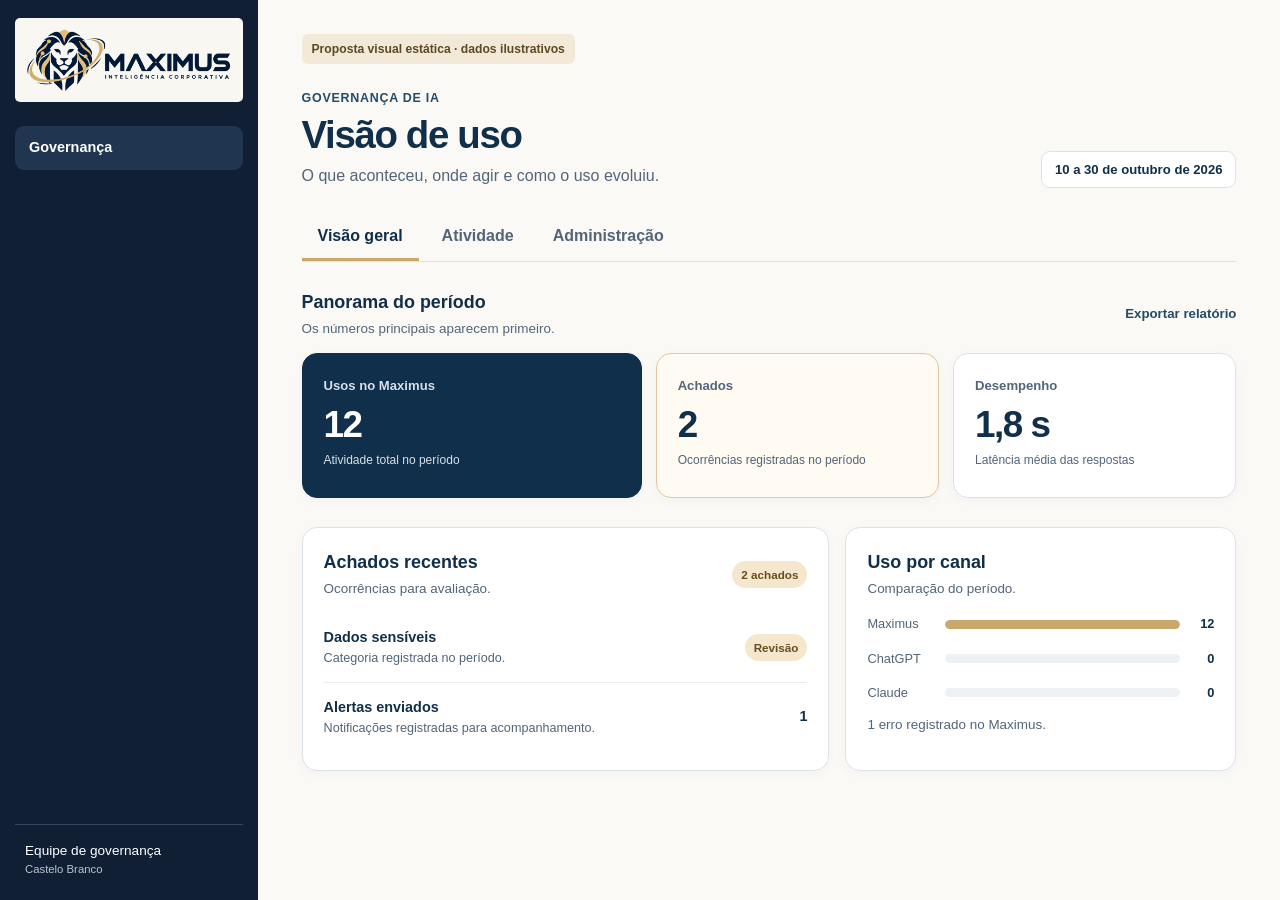
<file: docs/governance-2-proposal.html>
<!doctype html>
<html lang="pt-BR">
<head>
  <meta charset="utf-8">
  <meta name="viewport" content="width=device-width, initial-scale=1">
  <title>Proposta visual | Governança Maximus</title>
  <style>
    :root { color-scheme: light; --navy:#102f4a; --navy-deep:#101f34; --gold:#c9a86b; --ink:#183248; --muted:#526579; --line:#dce3e8; --canvas:#faf9f6; font:16px/1.5 "Segoe UI",Arial,sans-serif; color:var(--ink); background:var(--canvas); }
    * { box-sizing:border-box; }
    body { margin:0; min-width:320px; }
    button, input { font:inherit; }
    button { cursor:pointer; }
    :focus-visible { outline:3px solid #bc8131; outline-offset:3px; }
    .mode { position:absolute; opacity:0; width:1px; height:1px; }
    .app { display:grid; grid-template-columns:258px minmax(0,1fr); min-height:100dvh; }
    .sidebar { display:flex; flex-direction:column; gap:24px; padding:18px 15px; background:var(--navy-deep); color:white; }
    .logo { display:block; width:100%; max-width:228px; padding:6px; border-radius:5px; background:#f9f7f2; }
    .side-link { display:block; padding:11px 14px; border-radius:9px; background:#203650; color:white; font-size:.9rem; font-weight:700; }
    .side-user { margin-top:auto; padding:16px 10px 4px; border-top:1px solid #34465b; font-size:.85rem; }
    .side-user small { display:block; color:#bac4d0; }
    main { min-width:0; padding:34px clamp(22px,3.4vw,52px) 70px; }
    .page { max-width:1240px; margin:auto; }
    .prototype-note { display:inline-block; margin-bottom:25px; padding:6px 10px; border-radius:6px; background:#f2e9d8; color:#5e4825; font-size:.76rem; font-weight:700; }
    .heading { display:flex; align-items:end; justify-content:space-between; gap:20px; margin-bottom:28px; }
    .eyebrow { display:block; margin-bottom:5px; color:#244b68; font-size:.78rem; font-weight:800; letter-spacing:.06em; text-transform:uppercase; }
    h1 { margin:0; color:var(--navy); font-size:clamp(2rem,3vw,2.8rem); line-height:1.13; letter-spacing:-.035em; }
    .heading p { margin:8px 0 0; color:var(--muted); }
    .period { padding:8px 13px; border:1px solid var(--line); border-radius:9px; background:white; color:var(--navy); font-size:.82rem; font-weight:700; white-space:nowrap; }
    .tabs { display:flex; gap:7px; margin-bottom:27px; border-bottom:1px solid var(--line); }
    .tabs label { display:inline-flex; align-items:center; min-height:45px; padding:8px 16px 10px; border-bottom:3px solid transparent; color:var(--muted); font-weight:700; cursor:pointer; }
    #tab-overview:checked ~ .app label[for=tab-overview], #tab-activity:checked ~ .app label[for=tab-activity], #tab-admin:checked ~ .app label[for=tab-admin] { border-bottom-color:var(--gold); color:var(--navy); }
    #tab-overview:focus-visible ~ .app label[for=tab-overview], #tab-activity:focus-visible ~ .app label[for=tab-activity], #tab-admin:focus-visible ~ .app label[for=tab-admin] { outline:3px solid #bc8131; outline-offset:2px; }
    .panel { display:none; animation:appear 180ms ease-out; }
    #tab-overview:checked ~ .app .overview, #tab-activity:checked ~ .app .activity, #tab-admin:checked ~ .app .admin { display:block; }
    @keyframes appear { from { opacity:.4; } to { opacity:1; } }
    .section-head { display:flex; align-items:center; justify-content:space-between; gap:18px; margin:0 0 14px; }
    h2 { margin:0; color:var(--navy); font-size:1.12rem; }
    .section-head p { margin:3px 0 0; color:var(--muted); font-size:.84rem; }
    .text-link { border:0; padding:8px 0; color:#244b68; background:none; font-size:.83rem; font-weight:700; }
    .focus-grid { display:grid; grid-template-columns:1.2fr 1fr 1fr; gap:14px; margin-bottom:29px; }
    .metric { min-height:145px; padding:19px 21px; border:1px solid var(--line); border-radius:15px; background:white; box-shadow:0 3px 12px #102f4a08; }
    .metric.primary { background:var(--navy); color:white; border-color:var(--navy); }
    .metric.attention { border-color:#dfc9a3; background:#fffaf2; }
    .metric .label { color:var(--muted); font-size:.82rem; font-weight:700; }
    .metric.primary .label { color:#d6e0e9; }
    .metric strong { display:block; margin:10px 0 3px; font-size:2.3rem; line-height:1; letter-spacing:-.04em; color:var(--navy); }
    .metric.primary strong { color:white; }
    .metric small { color:var(--muted); font-size:.75rem; }
    .metric.primary small { color:#d6e0e9; }
    .content-grid { display:grid; grid-template-columns:minmax(0,1.35fr) minmax(270px,1fr); gap:16px; }
    .card { min-width:0; padding:21px; border:1px solid var(--line); border-radius:15px; background:white; box-shadow:0 3px 12px #102f4a08; }
    .card + .card { margin-top:16px; }
    .content-grid .card + .card { margin-top:0; }
    .row { display:flex; align-items:center; justify-content:space-between; gap:15px; padding:14px 0; border-bottom:1px solid #e9edf0; }
    .row:last-child { border:0; padding-bottom:0; }
    .row strong, .row small { display:block; }
    .row strong { color:var(--navy); font-size:.9rem; }
    .row small { color:var(--muted); font-size:.79rem; }
    .badge { display:inline-block; padding:5px 9px; border-radius:99px; background:#f4e7ce; color:#694d1c; font-size:.73rem; font-weight:800; white-space:nowrap; }
    .badge.success { background:#e7f1ea; color:#24543a; }
    .quiet { color:var(--muted); font-size:.84rem; }
    .channel { display:grid; grid-template-columns:68px 1fr 24px; align-items:center; gap:10px; margin-top:15px; color:var(--muted); font-size:.8rem; }
    .channel div { height:9px; border-radius:99px; background:#edf1f3; overflow:hidden; }
    .channel div span { display:block; width:var(--value); height:100%; border-radius:inherit; background:var(--gold); }
    .channel strong { color:var(--navy); text-align:right; }
    .activity-list .row { align-items:flex-start; }
    .activity .content-grid { align-items:start; }
    .activity-list .row > div:first-child { min-width:0; }
    .activity-list .row strong { margin-bottom:4px; }
    .activity-list .row small { overflow-wrap:anywhere; }
    .activity-list .row button { min-height:44px; padding:8px 12px; border:1px solid var(--line); border-radius:8px; background:white; color:var(--navy); font-size:.82rem; font-weight:700; }
    .activity-list .selected { margin:-8px -10px 0; padding:16px 10px; border-radius:9px; background:#f1f5f8; }
    .detail-card dl { display:grid; grid-template-columns:90px 1fr; gap:10px; margin:18px 0; font-size:.83rem; }
    .detail-card dt { color:var(--muted); }
    .detail-card dd { margin:0; color:var(--navy); font-weight:700; overflow-wrap:anywhere; }
    .detail-card p { color:var(--muted); font-size:.83rem; }
    .admin-grid { display:grid; grid-template-columns:repeat(2,minmax(0,1fr)); gap:16px; }
    .admin-grid .card { min-height:250px; }
    .admin-grid p { max-width:44ch; color:var(--muted); font-size:.88rem; }
    .admin-action { min-height:44px; margin-top:15px; padding:9px 13px; border:1px solid var(--navy); border-radius:8px; background:var(--navy); color:white; font-size:.85rem; font-weight:700; }
    .admin-status { margin-top:22px; padding:13px; border:1px dashed var(--line); border-radius:8px; color:var(--muted); font-size:.82rem; }
    @media (max-width:900px) { .app { grid-template-columns:1fr; } .sidebar { flex-direction:row; align-items:center; gap:14px; padding:10px 18px; } .logo { width:180px; } .side-user { margin:0 0 0 auto; padding:0; border:0; } .side-user small { display:none; } main { padding:26px 20px 55px; } }
    @media (max-width:650px) { .sidebar { padding:9px 13px; } .logo { width:132px; } .side-link { font-size:.75rem; padding:8px; } .side-user { display:none; } .heading { display:block; } .period { display:inline-block; margin-top:17px; } .tabs { justify-content:space-between; } .tabs label { padding-inline:4px; font-size:.81rem; } .focus-grid { grid-template-columns:repeat(2,minmax(0,1fr)); } .metric.primary { grid-column:1/-1; } .metric { min-height:123px; padding:15px; } .metric strong { font-size:1.9rem; } .content-grid,.admin-grid { grid-template-columns:1fr; } .content-grid .card + .card { margin-top:0; } .row { align-items:flex-start; } }
    @media (prefers-reduced-motion:reduce) { .panel { animation:none; } }
  </style>
</head>
<body>
  <input class="mode" type="radio" name="tab" id="tab-overview" checked>
  <input class="mode" type="radio" name="tab" id="tab-activity">
  <input class="mode" type="radio" name="tab" id="tab-admin">
  <div class="app">
    <aside class="sidebar"><img class="logo" src="../frontend/public/maximus-logo-lion-first.png" alt="Maximus, Inteligência Corporativa"><span class="side-link">Governança</span><div class="side-user">Equipe de governança<small>Castelo Branco</small></div></aside>
    <main><div class="page">
      <span class="prototype-note">Proposta visual estática · dados ilustrativos</span>
      <div class="heading"><div><span class="eyebrow">Governança de IA</span><h1>Visão de uso</h1><p>O que aconteceu, onde agir e como o uso evoluiu.</p></div><span class="period">10 a 30 de outubro de 2026</span></div>
      <nav class="tabs" aria-label="Áreas da governança"><label for="tab-overview">Visão geral</label><label for="tab-activity">Atividade</label><label for="tab-admin">Administração</label></nav>
      <section class="panel overview" aria-label="Visão geral">
        <div class="section-head"><div><h2>Panorama do período</h2><p>Os números principais aparecem primeiro.</p></div><button class="text-link" type="button">Exportar relatório</button></div>
        <div class="focus-grid"><div class="metric primary"><span class="label">Usos no Maximus</span><strong>12</strong><small>Atividade total no período</small></div><div class="metric attention"><span class="label">Achados</span><strong>2</strong><small>Ocorrências registradas no período</small></div><div class="metric"><span class="label">Desempenho</span><strong>1,8 s</strong><small>Latência média das respostas</small></div></div>
        <div class="content-grid"><div class="card"><div class="section-head"><div><h2>Achados recentes</h2><p>Ocorrências para avaliação.</p></div><span class="badge">2 achados</span></div><div class="row"><div><strong>Dados sensíveis</strong><small>Categoria registrada no período.</small></div><span class="badge">Revisão</span></div><div class="row"><div><strong>Alertas enviados</strong><small>Notificações registradas para acompanhamento.</small></div><strong>1</strong></div></div><div class="card"><div class="section-head"><div><h2>Uso por canal</h2><p>Comparação do período.</p></div></div><div class="channel"><span>Maximus</span><div><span style="--value:100%"></span></div><strong>12</strong></div><div class="channel"><span>ChatGPT</span><div><span style="--value:0%"></span></div><strong>0</strong></div><div class="channel"><span>Claude</span><div><span style="--value:0%"></span></div><strong>0</strong></div><p class="quiet">1 erro registrado no Maximus.</p></div></div>
      </section>
      <section class="panel activity" aria-label="Atividade"><div class="section-head"><div><h2>Runs recentes</h2><p>Uma linha por execução. O conteúdo bruto abre somente após seleção.</p></div></div><div class="content-grid"><div class="card activity-list"><div class="row selected"><div><strong>Execução em 25 out, 10h</strong><small>ID 11111111-1111-4111-8111-111111111111</small></div><span class="badge success">Concluído</span></div><div class="row"><div><strong>Outras execuções</strong><small>A lista mantém status, horário e identificador para auditoria.</small></div><span class="quiet">Carregar mais</span></div></div><aside class="card detail-card"><span class="eyebrow">Execução selecionada</span><h2>Detalhes do run</h2><dl><dt>Resultado</dt><dd>Concluído</dd><dt>Início</dt><dd>25 out, 10h</dd><dt>ID</dt><dd>11111111-1111-4111-8111-111111111111</dd></dl><p>A abertura do conteúdo bruto continua registrada para auditoria.</p><button class="admin-action" type="button">Ver conteúdo bruto</button></aside></div></section>
      <section class="panel admin" aria-label="Administração"><div class="admin-grid"><div class="card"><span class="eyebrow">Captura protegida</span><h2>Vínculos da extensão</h2><p>Aprove ou rejeite pedidos de vínculo antes de liberar a captura.</p><div class="admin-status">Nenhuma solicitação pendente.</div><button class="admin-action" type="button">Ver solicitações</button></div><div class="card"><span class="eyebrow">Conhecimento interno</span><h2>Biblioteca por departamento</h2><p>Gerencie documentos acessíveis apenas ao departamento escolhido.</p><div class="admin-status">CONTABIL · Nenhum documento indexado.</div><button class="admin-action" type="button">Gerenciar documentos</button></div></div></section>
    </div></main>
  </div>
</body>
</html>
</file>
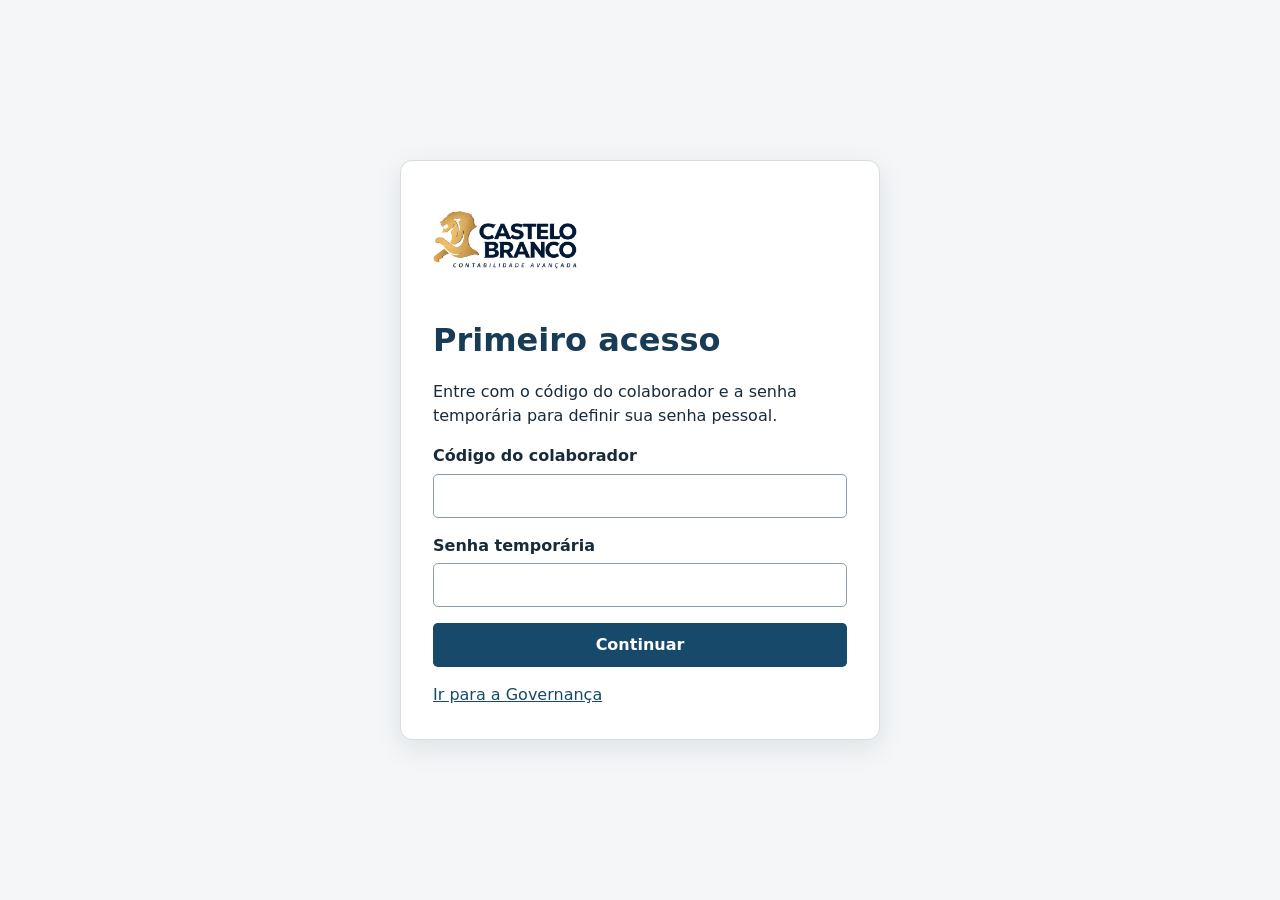
<file: governanca/server/public/first-login.html>
<!doctype html>
<html lang="pt-BR">
<head>
  <meta charset="utf-8">
  <meta name="viewport" content="width=device-width, initial-scale=1">
  <meta http-equiv="Content-Security-Policy" content="default-src 'self'; script-src 'self'; style-src 'self'; base-uri 'none'; object-src 'none'; form-action 'self'">
  <meta name="referrer" content="no-referrer">
  <title>Primeiro acesso · Castelo Branco</title>
  <link rel="stylesheet" href="./first-login.css">
  <script defer src="./first-login.js"></script>
</head>
<body>
  <main>
    <img src="./castelo-footer-logo.png" alt="Castelo Branco">
    <h1>Primeiro acesso</h1>
    <p>Entre com o código do colaborador e a senha temporária para definir sua senha pessoal.</p>
    <p id="message" role="alert" aria-live="polite"></p>
    <form id="login-form">
      <label>Código do colaborador <input id="employee-code" required maxlength="128" autocomplete="username"></label>
      <label>Senha temporária <input id="password" type="password" required autocomplete="current-password"></label>
      <button>Continuar</button>
    </form>
    <form id="change-form" hidden>
      <label>Senha temporária atual <input id="current-password" type="password" required autocomplete="current-password"></label>
      <label>Nova senha (mínimo 12 caracteres) <input id="new-password" type="password" required minlength="12" autocomplete="new-password"></label>
      <label>Confirme a nova senha <input id="confirm-password" type="password" required minlength="12" autocomplete="new-password"></label>
      <button>Definir senha</button>
    </form>
    <p id="success" hidden>Senha alterada. Acesse a Governança e entre novamente com sua nova senha.</p>
    <a id="governance-link" href="https://governanca.castelotecnologia.com.br/" hidden>Ir para a Governança</a>
  </main>
</body>
</html>
</file>
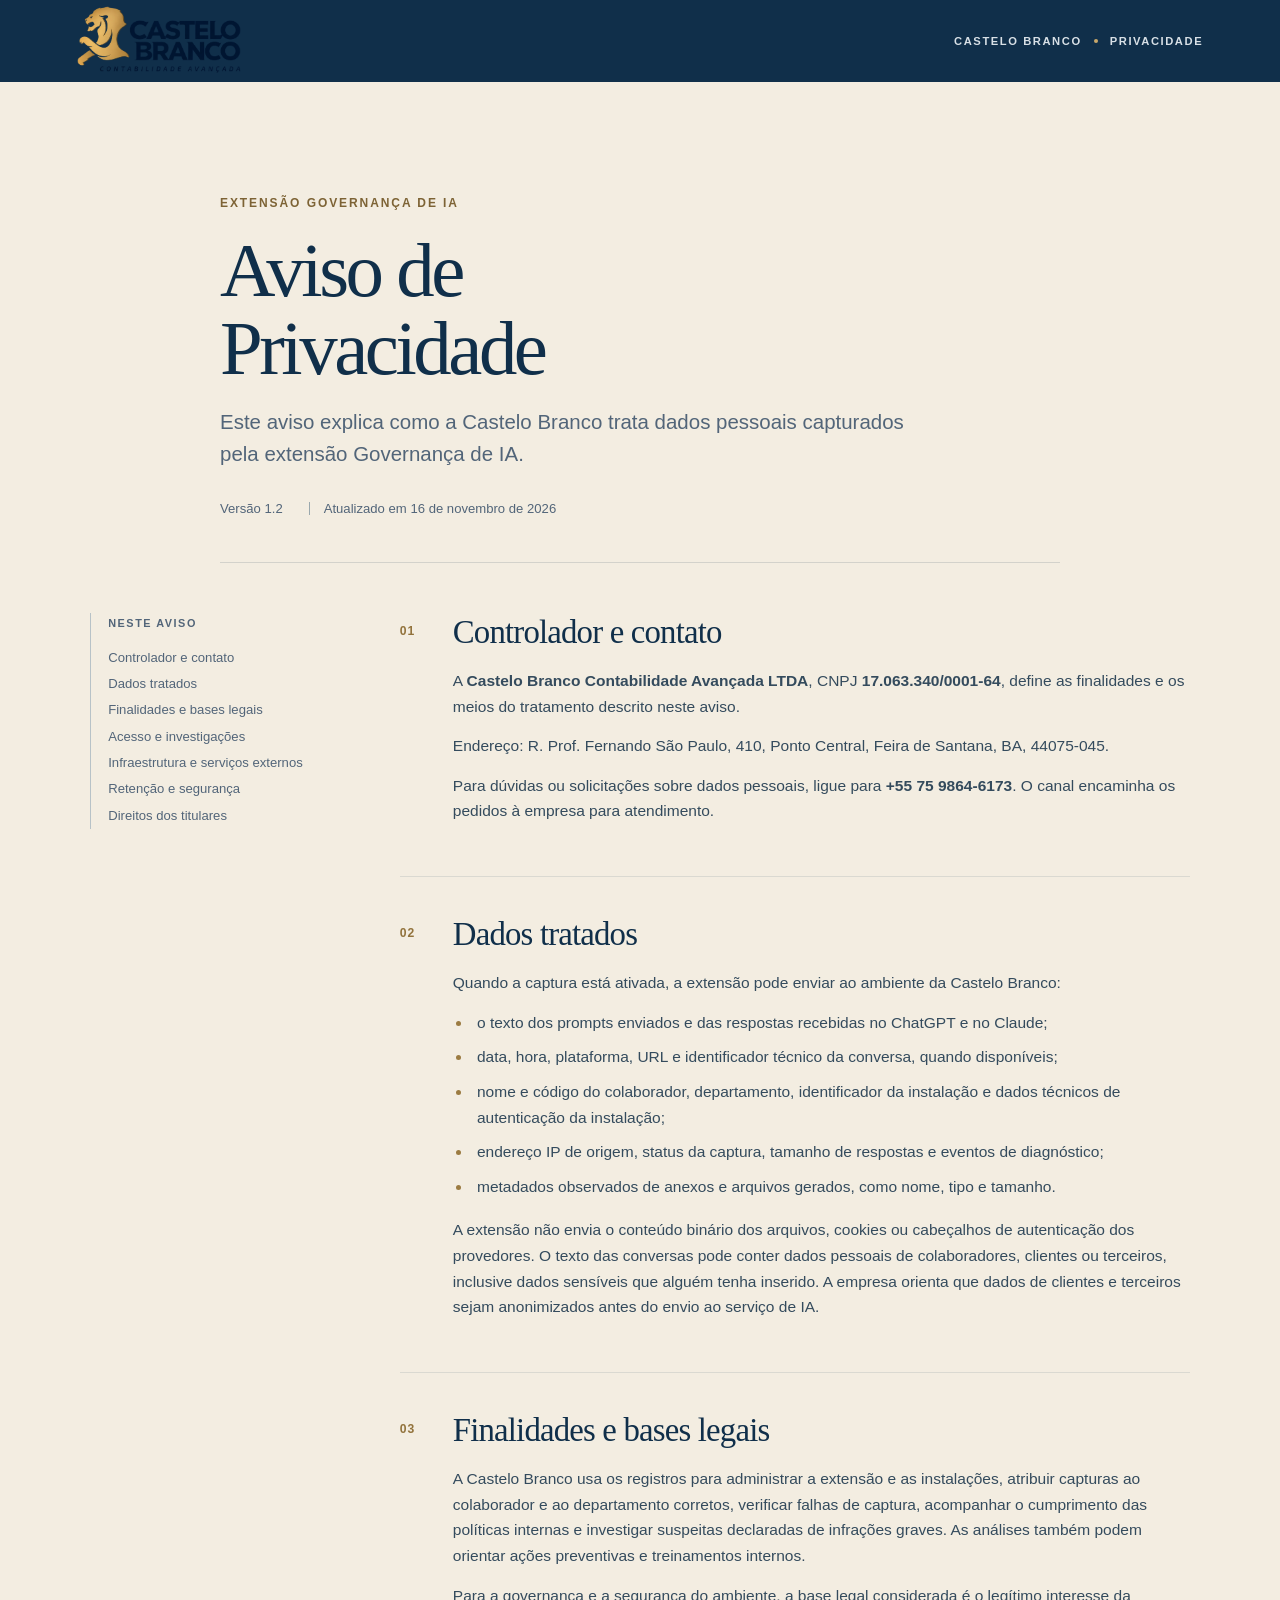
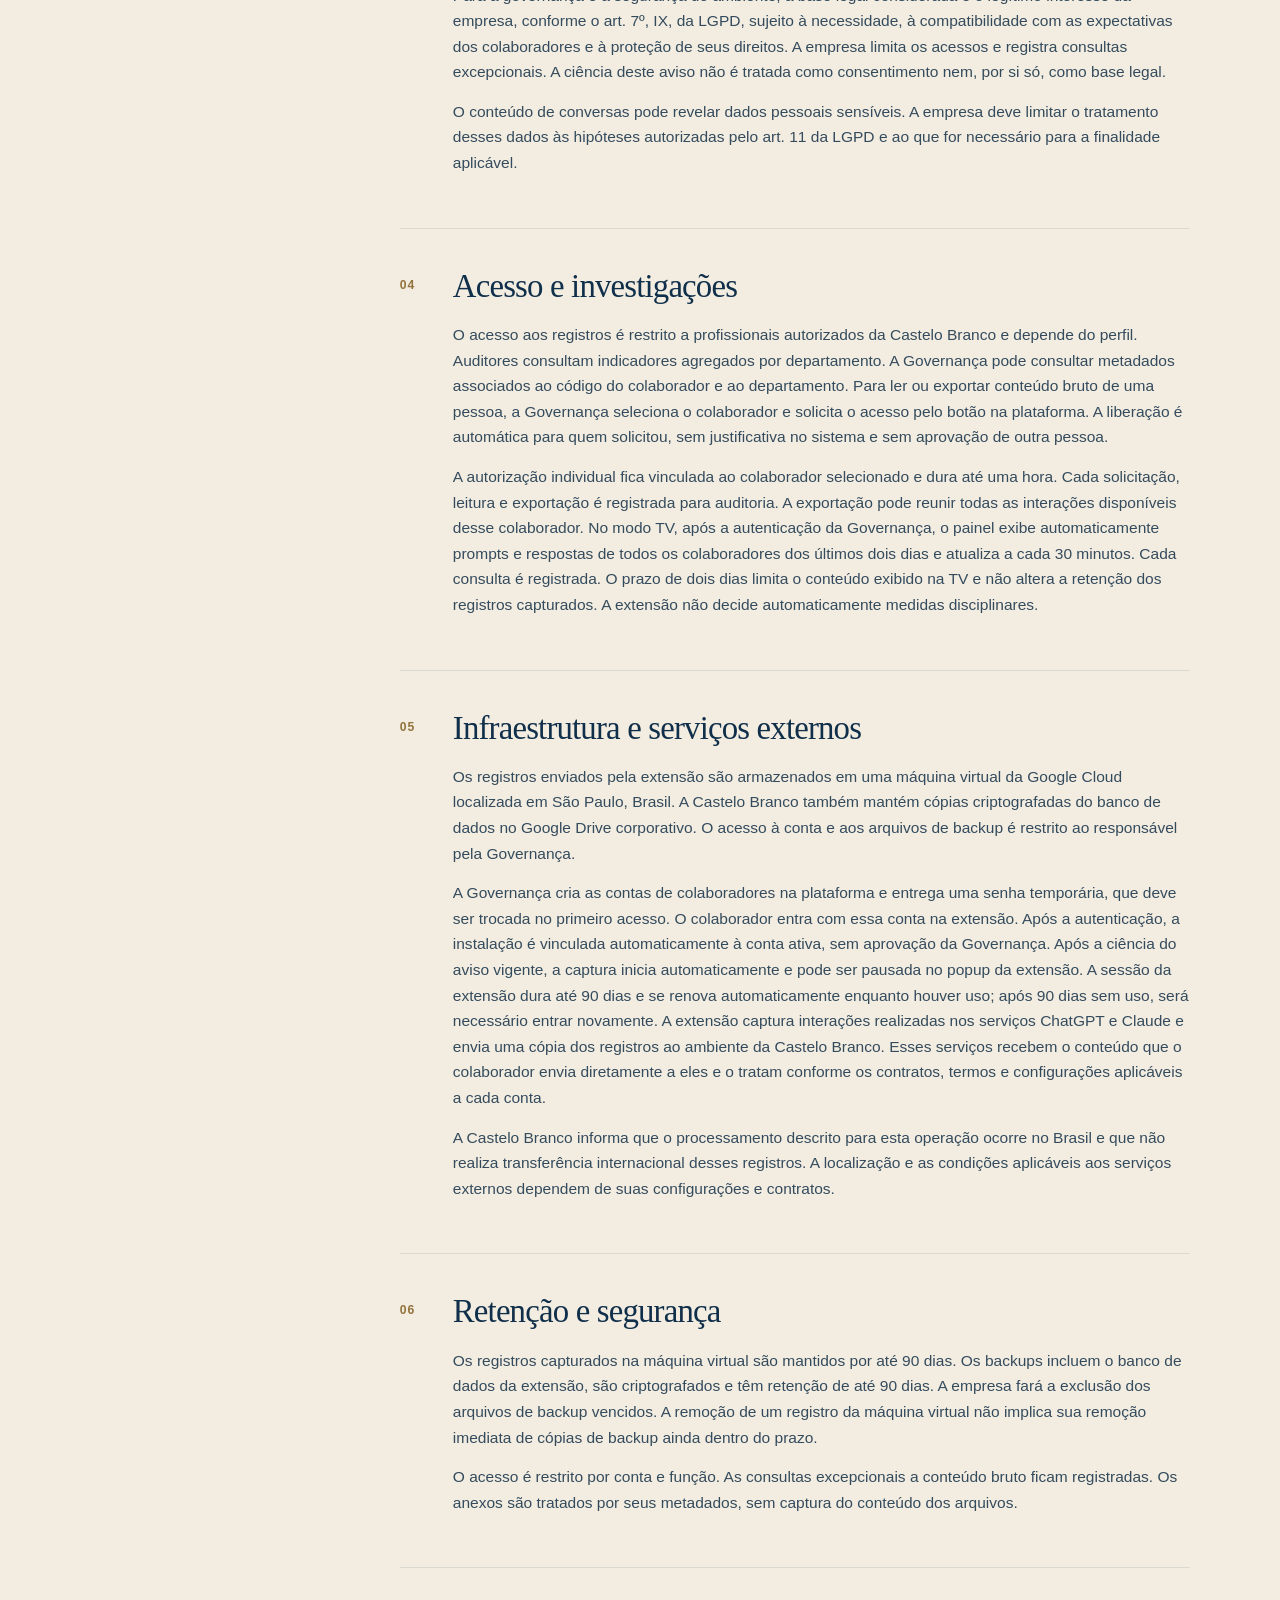
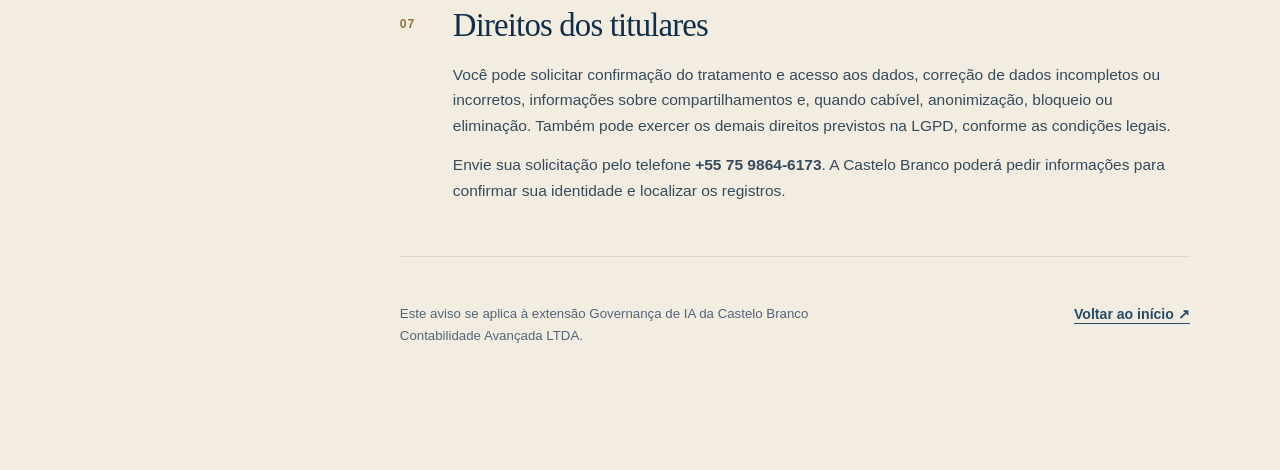
<file: governanca/server/public/privacidade.html>
<!doctype html>
<html lang="pt-BR">
<head>
  <meta charset="utf-8">
  <meta name="viewport" content="width=device-width, initial-scale=1">
  <meta name="theme-color" content="#102f4a">
  <meta name="description" content="Aviso de Privacidade da extensão Governança de IA da Castelo Branco Contabilidade Avançada LTDA.">
  <title>Aviso de Privacidade | Governança de IA</title>
  <link rel="stylesheet" href="./privacy.css">
</head>
<body>
  <a class="skip-link" href="#conteudo">Ir para o conteúdo</a>
  <header class="site-header">
    <a class="brand" href="#conteudo" aria-label="Governança de IA Castelo Branco">
      <img src="./castelo-footer-logo.png" alt="Castelo Branco Contabilidade">
    </a>
    <span class="header-label">CASTELO BRANCO <i aria-hidden="true"></i> PRIVACIDADE</span>
  </header>

  <main id="conteudo">
    <section class="hero" aria-labelledby="titulo">
      <p class="eyebrow">EXTENSÃO GOVERNANÇA DE IA</p>
      <h1 id="titulo">Aviso de Privacidade</h1>
      <p class="lead">Este aviso explica como a Castelo Branco trata dados pessoais capturados pela extensão Governança de IA.</p>
      <div class="hero-meta"><span>Versão 1.2</span><span>Atualizado em 16 de novembro de 2026</span></div>
    </section>

    <div class="page-grid">
      <nav class="contents" aria-label="Nesta página">
        <p>NESTE AVISO</p>
        <a href="#responsavel">Controlador e contato</a>
        <a href="#dados">Dados tratados</a>
        <a href="#finalidades">Finalidades e bases legais</a>
        <a href="#acesso">Acesso e investigações</a>
        <a href="#compartilhamento">Infraestrutura e serviços externos</a>
        <a href="#retencao">Retenção e segurança</a>
        <a href="#direitos">Direitos dos titulares</a>
      </nav>

      <article class="policy">
        <section id="responsavel" class="policy-section">
          <span class="section-number">01</span>
          <div><h2>Controlador e contato</h2>
            <p>A <strong>Castelo Branco Contabilidade Avançada LTDA</strong>, CNPJ <strong>17.063.340/0001-64</strong>, define as finalidades e os meios do tratamento descrito neste aviso.</p>
            <p>Endereço: R. Prof. Fernando São Paulo, 410, Ponto Central, Feira de Santana, BA, 44075-045.</p>
            <p>Para dúvidas ou solicitações sobre dados pessoais, ligue para <strong>+55 75 9864-6173</strong>. O canal encaminha os pedidos à empresa para atendimento.</p>
          </div>
        </section>

        <section id="dados" class="policy-section">
          <span class="section-number">02</span>
          <div><h2>Dados tratados</h2>
            <p>Quando a captura está ativada, a extensão pode enviar ao ambiente da Castelo Branco:</p>
            <ul>
              <li>o texto dos prompts enviados e das respostas recebidas no ChatGPT e no Claude;</li>
              <li>data, hora, plataforma, URL e identificador técnico da conversa, quando disponíveis;</li>
              <li>nome e código do colaborador, departamento, identificador da instalação e dados técnicos de autenticação da instalação;</li>
              <li>endereço IP de origem, status da captura, tamanho de respostas e eventos de diagnóstico;</li>
              <li>metadados observados de anexos e arquivos gerados, como nome, tipo e tamanho.</li>
            </ul>
            <p>A extensão não envia o conteúdo binário dos arquivos, cookies ou cabeçalhos de autenticação dos provedores. O texto das conversas pode conter dados pessoais de colaboradores, clientes ou terceiros, inclusive dados sensíveis que alguém tenha inserido. A empresa orienta que dados de clientes e terceiros sejam anonimizados antes do envio ao serviço de IA.</p>
          </div>
        </section>

        <section id="finalidades" class="policy-section">
          <span class="section-number">03</span>
          <div><h2>Finalidades e bases legais</h2>
            <p>A Castelo Branco usa os registros para administrar a extensão e as instalações, atribuir capturas ao colaborador e ao departamento corretos, verificar falhas de captura, acompanhar o cumprimento das políticas internas e investigar suspeitas declaradas de infrações graves. As análises também podem orientar ações preventivas e treinamentos internos.</p>
            <p>Para a governança e a segurança do ambiente, a base legal considerada é o legítimo interesse da empresa, conforme o art. 7º, IX, da LGPD, sujeito à necessidade, à compatibilidade com as expectativas dos colaboradores e à proteção de seus direitos. A empresa limita os acessos e registra consultas excepcionais. A ciência deste aviso não é tratada como consentimento nem, por si só, como base legal.</p>
            <p>O conteúdo de conversas pode revelar dados pessoais sensíveis. A empresa deve limitar o tratamento desses dados às hipóteses autorizadas pelo art. 11 da LGPD e ao que for necessário para a finalidade aplicável.</p>
          </div>
        </section>

        <section id="acesso" class="policy-section">
          <span class="section-number">04</span>
          <div><h2>Acesso e investigações</h2>
            <p>O acesso aos registros é restrito a profissionais autorizados da Castelo Branco e depende do perfil. Auditores consultam indicadores agregados por departamento. A Governança pode consultar metadados associados ao código do colaborador e ao departamento. Para ler ou exportar conteúdo bruto de uma pessoa, a Governança seleciona o colaborador e solicita o acesso pelo botão na plataforma. A liberação é automática para quem solicitou, sem justificativa no sistema e sem aprovação de outra pessoa.</p>
            <p>A autorização individual fica vinculada ao colaborador selecionado e dura até uma hora. Cada solicitação, leitura e exportação é registrada para auditoria. A exportação pode reunir todas as interações disponíveis desse colaborador. No modo TV, após a autenticação da Governança, o painel exibe automaticamente prompts e respostas de todos os colaboradores dos últimos dois dias e atualiza a cada 30 minutos. Cada consulta é registrada. O prazo de dois dias limita o conteúdo exibido na TV e não altera a retenção dos registros capturados. A extensão não decide automaticamente medidas disciplinares.</p>
          </div>
        </section>

        <section id="compartilhamento" class="policy-section">
          <span class="section-number">05</span>
          <div><h2>Infraestrutura e serviços externos</h2>
            <p>Os registros enviados pela extensão são armazenados em uma máquina virtual da Google Cloud localizada em São Paulo, Brasil. A Castelo Branco também mantém cópias criptografadas do banco de dados no Google Drive corporativo. O acesso à conta e aos arquivos de backup é restrito ao responsável pela Governança.</p>
            <p>A Governança cria as contas de colaboradores na plataforma e entrega uma senha temporária, que deve ser trocada no primeiro acesso. O colaborador entra com essa conta na extensão. Após a autenticação, a instalação é vinculada automaticamente à conta ativa, sem aprovação da Governança. Após a ciência do aviso vigente, a captura inicia automaticamente e pode ser pausada no popup da extensão. A sessão da extensão dura até 90 dias e se renova automaticamente enquanto houver uso; após 90 dias sem uso, será necessário entrar novamente. A extensão captura interações realizadas nos serviços ChatGPT e Claude e envia uma cópia dos registros ao ambiente da Castelo Branco. Esses serviços recebem o conteúdo que o colaborador envia diretamente a eles e o tratam conforme os contratos, termos e configurações aplicáveis a cada conta.</p>
            <p>A Castelo Branco informa que o processamento descrito para esta operação ocorre no Brasil e que não realiza transferência internacional desses registros. A localização e as condições aplicáveis aos serviços externos dependem de suas configurações e contratos.</p>
          </div>
        </section>

        <section id="retencao" class="policy-section">
          <span class="section-number">06</span>
          <div><h2>Retenção e segurança</h2>
            <p>Os registros capturados na máquina virtual são mantidos por até 90 dias. Os backups incluem o banco de dados da extensão, são criptografados e têm retenção de até 90 dias. A empresa fará a exclusão dos arquivos de backup vencidos. A remoção de um registro da máquina virtual não implica sua remoção imediata de cópias de backup ainda dentro do prazo.</p>
            <p>O acesso é restrito por conta e função. As consultas excepcionais a conteúdo bruto ficam registradas. Os anexos são tratados por seus metadados, sem captura do conteúdo dos arquivos.</p>
          </div>
        </section>

        <section id="direitos" class="policy-section">
          <span class="section-number">07</span>
          <div><h2>Direitos dos titulares</h2>
            <p>Você pode solicitar confirmação do tratamento e acesso aos dados, correção de dados incompletos ou incorretos, informações sobre compartilhamentos e, quando cabível, anonimização, bloqueio ou eliminação. Também pode exercer os demais direitos previstos na LGPD, conforme as condições legais.</p>
            <p>Envie sua solicitação pelo telefone <strong>+55 75 9864-6173</strong>. A Castelo Branco poderá pedir informações para confirmar sua identidade e localizar os registros.</p>
          </div>
        </section>

        <footer class="policy-footer">
          <p>Este aviso se aplica à extensão Governança de IA da Castelo Branco Contabilidade Avançada LTDA.</p>
          <a href="#conteudo">Voltar ao início <span aria-hidden="true">↗</span></a>
        </footer>
      </article>
    </div>
  </main>
</body>
</html>
</file>
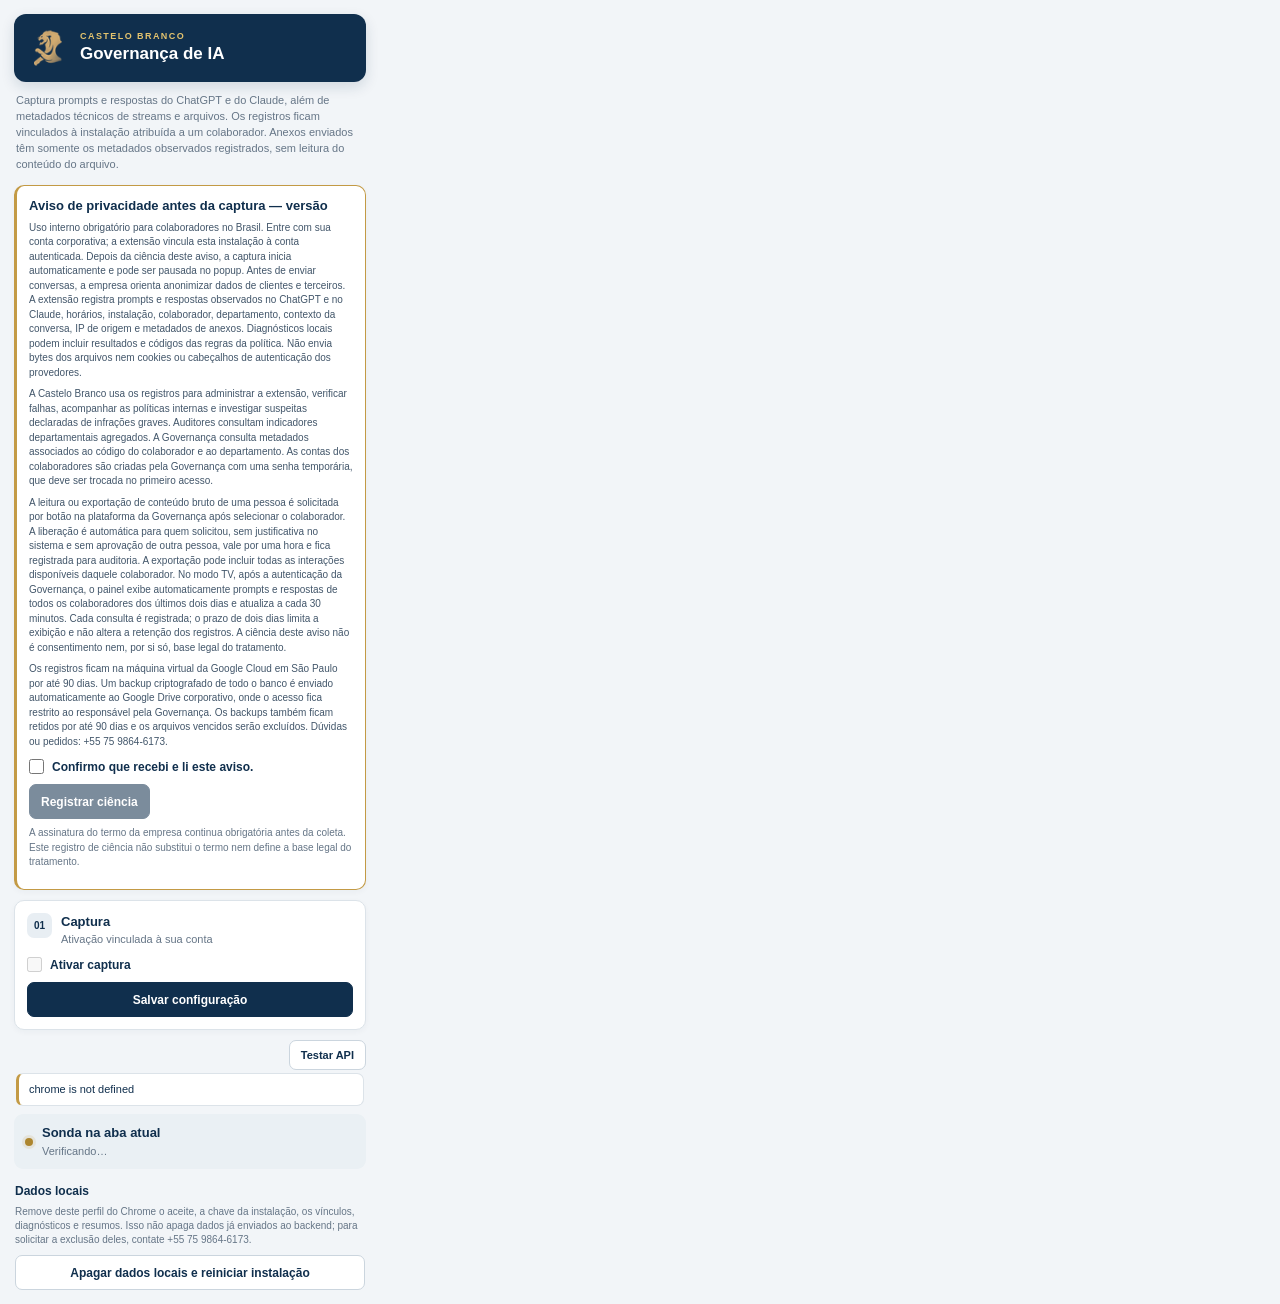
<file: governanca/extension/src/popup/popup.html>
<!doctype html>
<html lang="pt-BR">
<head>
  <meta charset="utf-8">
  <meta name="viewport" content="width=device-width">
  <title>Governança de IA Castelo Branco Contabilidade</title>
  <link rel="stylesheet" href="popup.css">
</head>
<body>
  <main>
    <header class="brand">
      <img class="brand-mark" src="../../icons/icon-48.png" alt="" aria-hidden="true">
      <div><p class="eyebrow">CASTELO BRANCO</p><h1>Governança de IA</h1></div>
    </header>
    <p class="intro">Captura prompts e respostas do ChatGPT e do Claude, além de metadados técnicos de streams e arquivos. Os registros ficam vinculados à instalação atribuída a um colaborador. Anexos enviados têm somente os metadados observados registrados, sem leitura do conteúdo do arquivo.</p>

    <section id="privacy-notice" class="card privacy-notice" aria-labelledby="privacy-title">
      <h2 id="privacy-title">Aviso de privacidade antes da captura — versão <span id="privacy-version"></span></h2>
      <p>Uso interno obrigatório para colaboradores no Brasil. Entre com sua conta corporativa; a extensão vincula esta instalação à conta autenticada. Depois da ciência deste aviso, a captura inicia automaticamente e pode ser pausada no popup. Antes de enviar conversas, a empresa orienta anonimizar dados de clientes e terceiros. A extensão registra prompts e respostas observados no ChatGPT e no Claude, horários, instalação, colaborador, departamento, contexto da conversa, IP de origem e metadados de anexos. Diagnósticos locais podem incluir resultados e códigos das regras da política. Não envia bytes dos arquivos nem cookies ou cabeçalhos de autenticação dos provedores.</p>
      <p>A Castelo Branco usa os registros para administrar a extensão, verificar falhas, acompanhar as políticas internas e investigar suspeitas declaradas de infrações graves. Auditores consultam indicadores departamentais agregados. A Governança consulta metadados associados ao código do colaborador e ao departamento. As contas dos colaboradores são criadas pela Governança com uma senha temporária, que deve ser trocada no primeiro acesso.</p>
      <p>A leitura ou exportação de conteúdo bruto de uma pessoa é solicitada por botão na plataforma da Governança após selecionar o colaborador. A liberação é automática para quem solicitou, sem justificativa no sistema e sem aprovação de outra pessoa, vale por uma hora e fica registrada para auditoria. A exportação pode incluir todas as interações disponíveis daquele colaborador. No modo TV, após a autenticação da Governança, o painel exibe automaticamente prompts e respostas de todos os colaboradores dos últimos dois dias e atualiza a cada 30 minutos. Cada consulta é registrada; o prazo de dois dias limita a exibição e não altera a retenção dos registros. A ciência deste aviso não é consentimento nem, por si só, base legal do tratamento.</p>
      <p>Os registros ficam na máquina virtual da Google Cloud em São Paulo por até 90 dias. Um backup criptografado de todo o banco é enviado automaticamente ao Google Drive corporativo, onde o acesso fica restrito ao responsável pela Governança. Os backups também ficam retidos por até 90 dias e os arquivos vencidos serão excluídos. Dúvidas ou pedidos: +55 75 9864-6173.</p>
      <label id="privacy-ack-label" class="check" for="privacy-ack"><input id="privacy-ack" type="checkbox"> Confirmo que recebi e li este aviso.</label>
      <button id="accept-privacy" type="button" disabled>Registrar ciência</button>
      <p id="privacy-accepted" class="helper" hidden></p>
      <p class="helper">A assinatura do termo da empresa continua obrigatória antes da coleta. Este registro de ciência não substitui o termo nem define a base legal do tratamento.</p>
    </section>

    <section id="cloud-login" class="card cloud-login" hidden aria-label="Acesso corporativo">
      <p id="account">Sessão Harness não iniciada.</p>
      <div id="login-fields">
        <label for="employee-code">Código do colaborador<input id="employee-code" type="text" autocomplete="username" maxlength="128" required></label>
        <label for="password">Senha do Harness<input id="password" type="password" autocomplete="current-password" maxlength="1024" required></label>
      </div>
      <div class="button-row">
        <button id="login" type="button">Entrar no Harness</button>
        <button id="logout" class="button-secondary" type="button">Sair</button>
      </div>
    </section>

    <form id="config" class="card config-card">
      <div class="section-heading"><span class="step">01</span><div><h2>Captura</h2><p>Ativação vinculada à sua conta</p></div></div>
      <label class="check" for="enabled"><input id="enabled" type="checkbox" disabled> Ativar captura</label>
      <p id="capture-readiness" class="helper" role="status" aria-live="polite"></p>
      <button type="submit">Salvar configuração</button>
    </form>

    <div class="utility-row"><button id="health" class="button-secondary" type="button">Testar API</button></div>
    <p id="status" role="status" aria-live="polite"></p>

    <section class="diagnostics" aria-labelledby="probe-title">
      <div class="section-heading compact"><span class="pulse" aria-hidden="true"></span><div><h2 id="probe-title">Sonda na aba atual</h2><p id="probe-status">Verificando…</p></div></div>
    </section>
    <section class="data-section local-data" aria-labelledby="local-data-title">
      <h2 id="local-data-title">Dados locais</h2>
      <p class="helper">Remove deste perfil do Chrome o aceite, a chave da instalação, os vínculos, diagnósticos e resumos. Isso não apaga dados já enviados ao backend; para solicitar a exclusão deles, contate +55 75 9864-6173.</p>
      <button id="delete-local-data" class="button-secondary" type="button">Apagar dados locais e reiniciar instalação</button>
    </section>
  </main>
  <script src="popup.js"></script>
</body>
</html>
</file>
<file: governanca/server/public/first-login.css>
* { box-sizing: border-box; }
body { margin: 0; min-height: 100vh; display: grid; place-items: center; background: #f4f6f8; color: #172b3a; font: 16px/1.5 system-ui, sans-serif; }
main { width: min(100% - 2rem, 30rem); padding: 2rem; background: white; border: 1px solid #d5dde3; border-radius: .75rem; box-shadow: 0 8px 28px #172b3a18; }
img { width: 9rem; height: auto; }
h1 { margin: 1.25rem 0 .25rem; color: #183b56; }
label { display: grid; gap: .35rem; margin: 1rem 0; font-weight: 600; }
input { min-height: 2.75rem; padding: .5rem .65rem; border: 1px solid #8b9ba7; border-radius: .3rem; font: inherit; }
button { min-height: 2.75rem; width: 100%; border: 0; border-radius: .3rem; background: #17496b; color: white; font: inherit; font-weight: 700; cursor: pointer; }
button:focus-visible, input:focus-visible, a:focus-visible { outline: 3px solid #d08a28; outline-offset: 2px; }
a { display: inline-block; margin-top: 1rem; color: #17496b; }
#message { color: #9b2525; }
</file>
<file: governanca/server/public/privacy.css>
:root {
  color-scheme: light;
  --navy: #102f4a;
  --blue: #244b68;
  --cream: #f3ede1;
  --paper: #fffdfa;
  --gold: #c9a86b;
  --ink: #183248;
  --muted: #526579;
  --line: #d9e0e3;
  --review: #fff6df;
  font-family: "Segoe UI", "Noto Sans", Arial, sans-serif;
  color: var(--ink);
  background: var(--cream);
  line-height: 1.65;
}
* { box-sizing: border-box; }
html { scroll-behavior: smooth; scroll-padding-top: 28px; }
body { min-width: 320px; margin: 0; }
a { color: var(--blue); text-underline-offset: 4px; }
a:focus-visible { outline: 3px solid var(--gold); outline-offset: 4px; }
.skip-link { position: fixed; z-index: 5; top: -100px; left: 16px; padding: 10px 14px; background: white; }
.skip-link:focus { top: 16px; }
.site-header { height: 82px; display: flex; justify-content: space-between; align-items: center; padding: 0 clamp(22px, 6vw, 88px); background: var(--navy); }
.brand { display: inline-flex; align-items: center; }
.brand img { display: block; width: 164px; height: auto; }
.header-label { display: flex; align-items: center; gap: 12px; color: #d8e0e6; font-size: .7rem; font-weight: 700; letter-spacing: .14em; }
.header-label i { width: 4px; height: 4px; border-radius: 50%; background: var(--gold); }
main { padding: 0 clamp(22px, 6vw, 88px) 80px; }
.hero { max-width: 840px; margin: 0 auto; padding: clamp(52px, 9vw, 112px) 0 42px; border-bottom: 1px solid #102f4a24; }
.eyebrow { color: #7d6335; font-size: .75rem; font-weight: 800; letter-spacing: .16em; margin: 0 0 18px; }
h1, h2, p { margin-top: 0; }
h1 { max-width: 12ch; margin-bottom: 18px; color: var(--navy); font: 500 clamp(2.7rem, 6vw, 5.3rem)/1.02 Georgia, "Times New Roman", serif; letter-spacing: -.045em; }
.lead { max-width: 62ch; color: var(--muted); font-size: clamp(1.05rem, 1.8vw, 1.28rem); line-height: 1.55; margin-bottom: 28px; }
.hero-meta { display: flex; flex-wrap: wrap; gap: 12px 26px; color: var(--muted); font-size: .82rem; }
.hero-meta span + span::before { content: ""; display: inline-block; width: 1px; height: 13px; margin: 0 14px -2px 0; background: #9aa8ad; }
.draft-label { display: inline-flex; align-items: center; gap: 9px; margin: 28px 0 0; padding: 8px 12px; border: 1px solid #d3b977; border-radius: 999px; color: #725b2d; background: #fffaf0; font-size: .8rem; font-weight: 700; }
.draft-label span { color: #b28b37; font-size: .65rem; }
.page-grid { display: grid; grid-template-columns: minmax(170px, 220px) minmax(0, 790px); gap: clamp(34px, 7vw, 104px); justify-content: center; padding-top: 50px; }
.contents { position: sticky; top: 28px; align-self: start; display: grid; gap: 8px; border-left: 1px solid #b7c2c7; padding: 2px 0 4px 17px; }
.contents p { margin: 0 0 8px; color: var(--muted); font-size: .68rem; font-weight: 800; letter-spacing: .14em; }
.contents a { color: var(--muted); font-size: .82rem; line-height: 1.4; text-decoration: none; }
.contents a:hover { color: var(--navy); text-decoration: underline; }
.policy { min-width: 0; }
.policy-section { display: grid; grid-template-columns: 36px minmax(0, 1fr); gap: 17px; padding: 0 0 38px; margin-bottom: 38px; border-bottom: 1px solid #102f4a1b; scroll-margin-top: 24px; }
.section-number { padding-top: 8px; color: #92733c; font-size: .76rem; font-weight: 800; letter-spacing: .08em; }
.policy h2 { margin: 0 0 16px; color: var(--navy); font: 500 clamp(1.55rem, 2.6vw, 2.05rem)/1.2 Georgia, "Times New Roman", serif; letter-spacing: -.025em; }
.policy p, .policy li { color: #344b5d; font-size: .97rem; }
.policy p { margin-bottom: 14px; }
.policy ul { margin: 0 0 18px; padding-left: 1.2rem; }
.policy li { padding-left: 5px; margin: 0 0 9px; }
.policy li::marker { color: #9b7b41; }
.callout, .review-box { margin: 20px 0; padding: 17px 19px; border-left: 3px solid var(--gold); background: var(--paper); }
.callout strong, .review-box strong { color: var(--navy); }
.callout p, .review-box p { margin: 6px 0 0; font-size: .9rem; }
.review-box { border-left-color: #bc8131; background: var(--review); }
.review-box strong { font-size: .85rem; }
.review-box p { color: #5e512f; }
.policy-footer { display: flex; align-items: flex-start; justify-content: space-between; gap: 24px; padding: 8px 0 30px; }
.policy-footer p { max-width: 58ch; color: var(--muted); font-size: .83rem; }
.policy-footer a { flex: none; font-weight: 700; font-size: .88rem; }
@media (max-width: 760px) {
  .site-header { height: 70px; padding-inline: 20px; }
  .brand img { width: 138px; }
  .header-label { font-size: .59rem; gap: 8px; letter-spacing: .1em; }
  main { padding-inline: 22px; }
  .hero { padding-top: 58px; }
  .page-grid { grid-template-columns: 1fr; gap: 34px; padding-top: 32px; }
  .contents { position: static; grid-template-columns: repeat(2, minmax(0, 1fr)); gap: 10px 16px; padding: 0 0 20px; border-left: 0; border-bottom: 1px solid #b7c2c7; }
  .contents p { grid-column: 1 / -1; }
  .policy-section { grid-template-columns: 26px minmax(0, 1fr); gap: 10px; padding-bottom: 28px; margin-bottom: 28px; }
  .section-number { font-size: .68rem; }
  .policy p, .policy li { font-size: .93rem; }
  .policy-footer { display: block; }
}
@media (prefers-reduced-motion: reduce) {
  html { scroll-behavior: auto; }
}
</file>
<file: governanca/extension/src/popup/popup.css>
:root {
  color-scheme: light;
  font-family: "Segoe UI", Arial, sans-serif;
  color: #24384b;
  background: #f2f5f8;
  --navy: #102f4d;
  --navy-soft: #1d4265;
  --gold: #c39a45;
  --gold-light: #e3c36e;
  --ink-muted: #667687;
  --line: #dce3e9;
}

* { box-sizing: border-box; }
body { width: 380px; max-height: 600px; margin: 0; overflow-y: auto; background: #f2f5f8; font-size: 13px; }
main { padding: 14px; }
[hidden] { display: none !important; }

.brand { display: flex; align-items: center; gap: 11px; margin-bottom: 11px; padding: 13px; color: #fff; background: var(--navy); border-radius: 12px; box-shadow: 0 5px 14px #102f4d24; }
.brand-mark { display: block; width: 42px; height: 42px; flex: 0 0 42px; object-fit: contain; border-radius: 10px; }
.eyebrow { margin: 0 0 3px; color: var(--gold-light); font-size: 9px; font-weight: 750; letter-spacing: .16em; }
h1 { margin: 0; color: #fff; font-size: 17px; line-height: 1.2; }
.intro { margin: 0 2px 12px; color: var(--ink-muted); font-size: 11px; line-height: 1.45; }

.card { margin: 0 0 10px; padding: 12px; background: #fff; border: 1px solid var(--line); border-radius: 10px; box-shadow: 0 2px 6px #102f4d0a; }
.request-card { border-color: #e6d7b5; border-left: 3px solid var(--gold); }
.privacy-notice { border-color: #c39a45; border-left: 3px solid var(--gold); }
.privacy-notice h2 { margin: 0 0 8px; color: var(--navy); font-size: 13px; }
.privacy-notice p { margin: 7px 0; color: #42566a; font-size: 10px; line-height: 1.45; }
.privacy-notice .helper { color: var(--ink-muted); }
.section-heading { display: flex; align-items: flex-start; gap: 9px; margin-bottom: 8px; }
.section-heading h2, .data-section h2 { margin: 0; color: var(--navy); font-size: 13px; line-height: 1.35; }
.section-heading p { margin: 2px 0 0; color: var(--ink-muted); font-size: 11px; line-height: 1.35; }
.step { display: grid; width: 25px; height: 25px; flex: 0 0 25px; place-items: center; color: var(--navy); background: #e8eef3; border-radius: 7px; font-size: 10px; font-weight: 800; }
.step.gold { color: #705217; background: #f5ecd7; }

label { display: grid; gap: 5px; margin: 9px 0; color: #34495c; font-size: 11px; font-weight: 700; }
input[type="password"], input[type="text"] { width: 100%; min-height: 36px; padding: 8px 10px; color: #23394e; background: #fbfcfd; border: 1px solid #cbd5de; border-radius: 7px; font: inherit; font-size: 12px; }
input::placeholder { color: #8794a1; }
input:hover { border-color: #8c9eae; }
input:focus-visible, button:focus-visible { outline: 3px solid #c39a4570; outline-offset: 2px; border-color: var(--gold); }

button { display: inline-flex; min-height: 35px; align-items: center; justify-content: center; gap: 8px; padding: 7px 11px; color: #fff; background: var(--navy); border: 1px solid var(--navy); border-radius: 7px; cursor: pointer; font: inherit; font-size: 12px; font-weight: 700; transition: background-color .14s ease, border-color .14s ease, transform .14s ease; }
button:hover { background: var(--navy-soft); border-color: var(--navy-soft); }
button:active { transform: translateY(1px); }
button:disabled { opacity: .55; cursor: not-allowed; }
.request-card > button, #config > button { width: 100%; }
.button-secondary { color: var(--navy); background: #fff; border-color: #cbd5de; }
.button-secondary:hover { color: #fff; }
.helper { margin: 8px 0 0; color: var(--ink-muted); font-size: 10px; line-height: 1.4; }
.check { display: flex; align-items: center; gap: 8px; margin: 10px 0; color: var(--navy); font-size: 12px; }
.check input { width: 15px; height: 15px; margin: 0; accent-color: var(--navy); }
.button-row, .utility-row { display: flex; gap: 7px; }
.button-row button { flex: 1; }
.utility-row { justify-content: flex-end; margin: 0 0 3px; }
.utility-row button { min-height: 30px; font-size: 11px; }
.cloud-login p { margin: 0 0 8px; line-height: 1.45; }
#account-sub { color: var(--ink-muted); font-size: 10px; overflow-wrap: anywhere; }

#identity, pre { margin: 0 0 9px; padding: 8px 9px; color: #405468; background: #f7f9fb; border: 1px solid #e3e9ee; border-radius: 7px; white-space: pre-wrap; overflow-wrap: anywhere; max-height: 120px; overflow: auto; font: 10px/1.5 "Consolas", "SFMono-Regular", monospace; }
#identity { border-left: 3px solid var(--gold); }
#status { min-height: 0; margin: 0 2px 8px; padding: 0; color: var(--navy); font-size: 11px; line-height: 1.4; }
#status:not(:empty) { padding: 8px 10px; background: #fff; border: 1px solid var(--line); border-left: 3px solid var(--gold); border-radius: 7px; }
.diagnostics { margin: 0 0 11px; padding: 10px 11px; background: #eaf0f4; border-radius: 9px; }
.compact { align-items: center; margin: 0; }
.pulse { width: 8px; height: 8px; flex: 0 0 8px; background: #ad862f; border-radius: 50%; box-shadow: 0 0 0 3px #c39a4525; }
.data-section { margin: 14px 1px 0; }
.data-section h2 { margin-bottom: 6px; font-size: 12px; }
.local-data .helper { margin: 0 0 8px; }
.local-data button { width: 100%; }
.data-section pre { max-height: 100px; }

@media (prefers-reduced-motion: reduce) { *, *::before, *::after { scroll-behavior: auto !important; transition-duration: .01ms !important; } }
</file>
